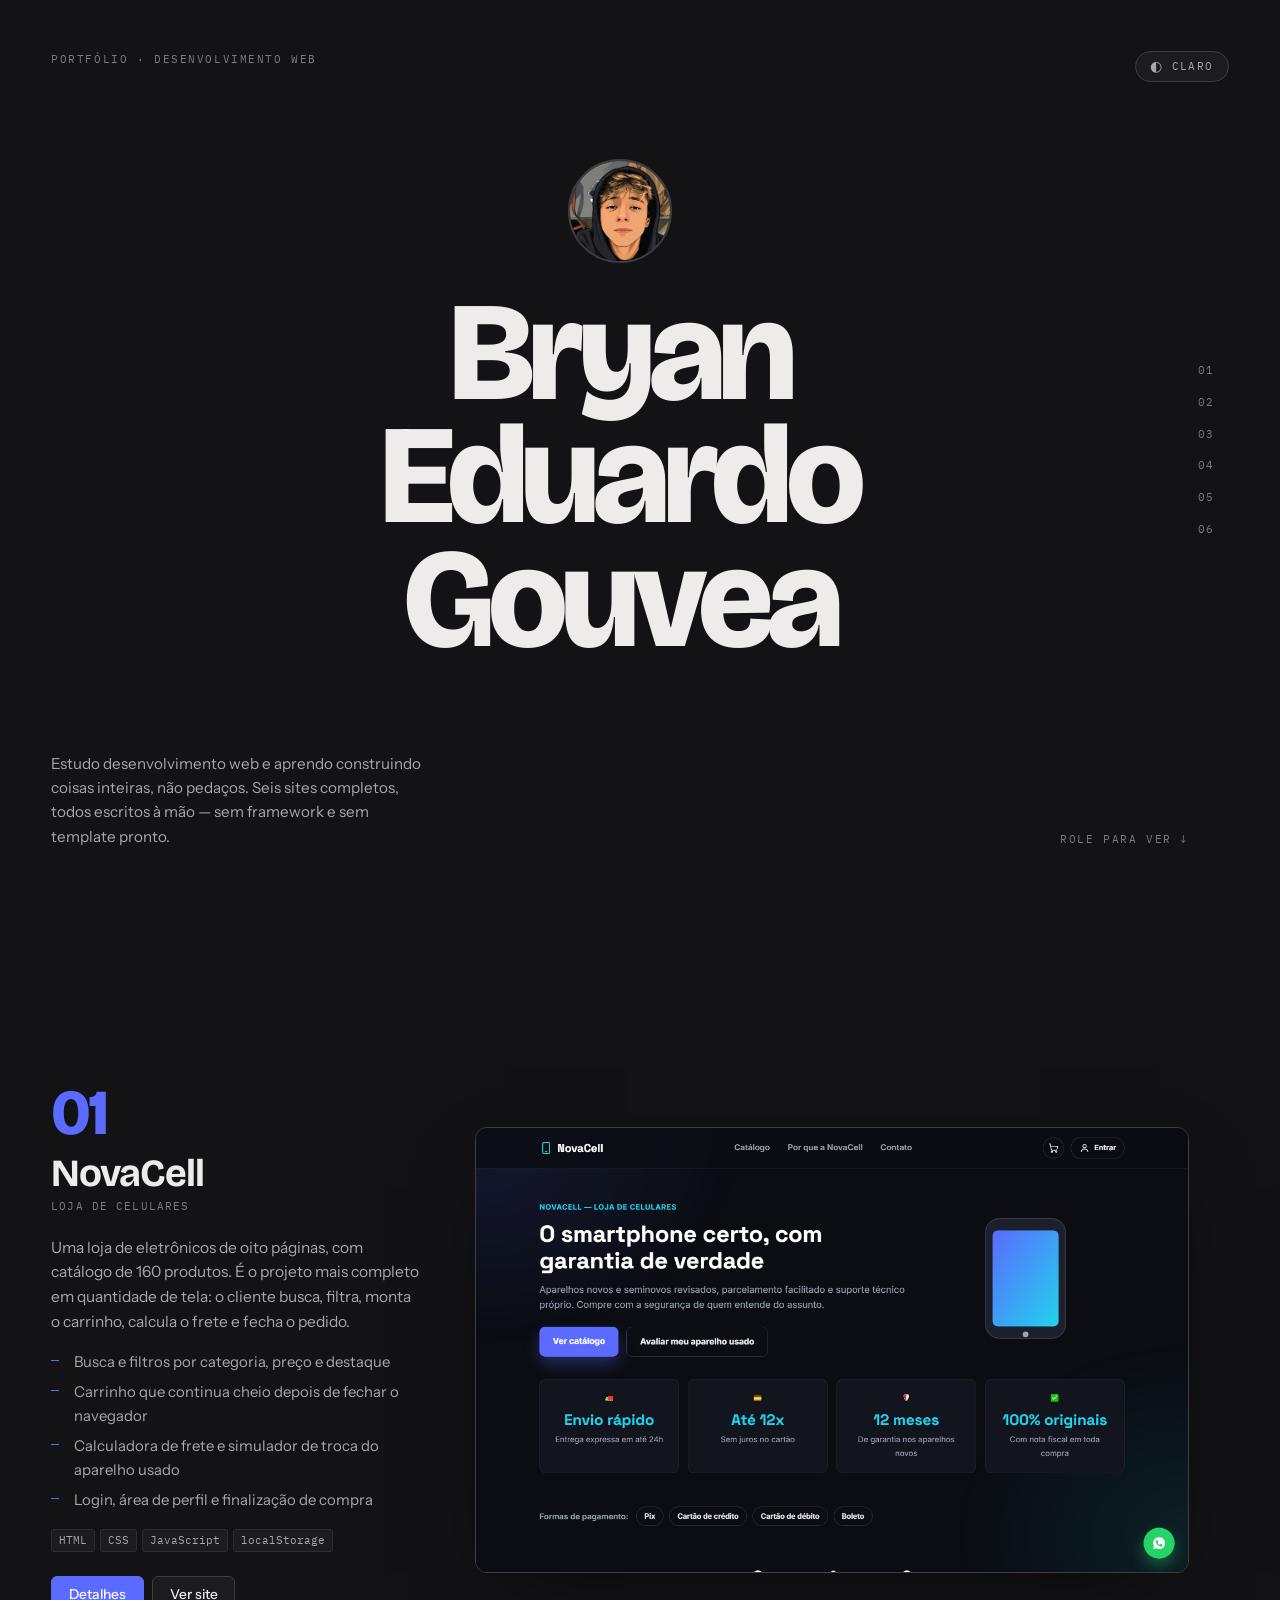
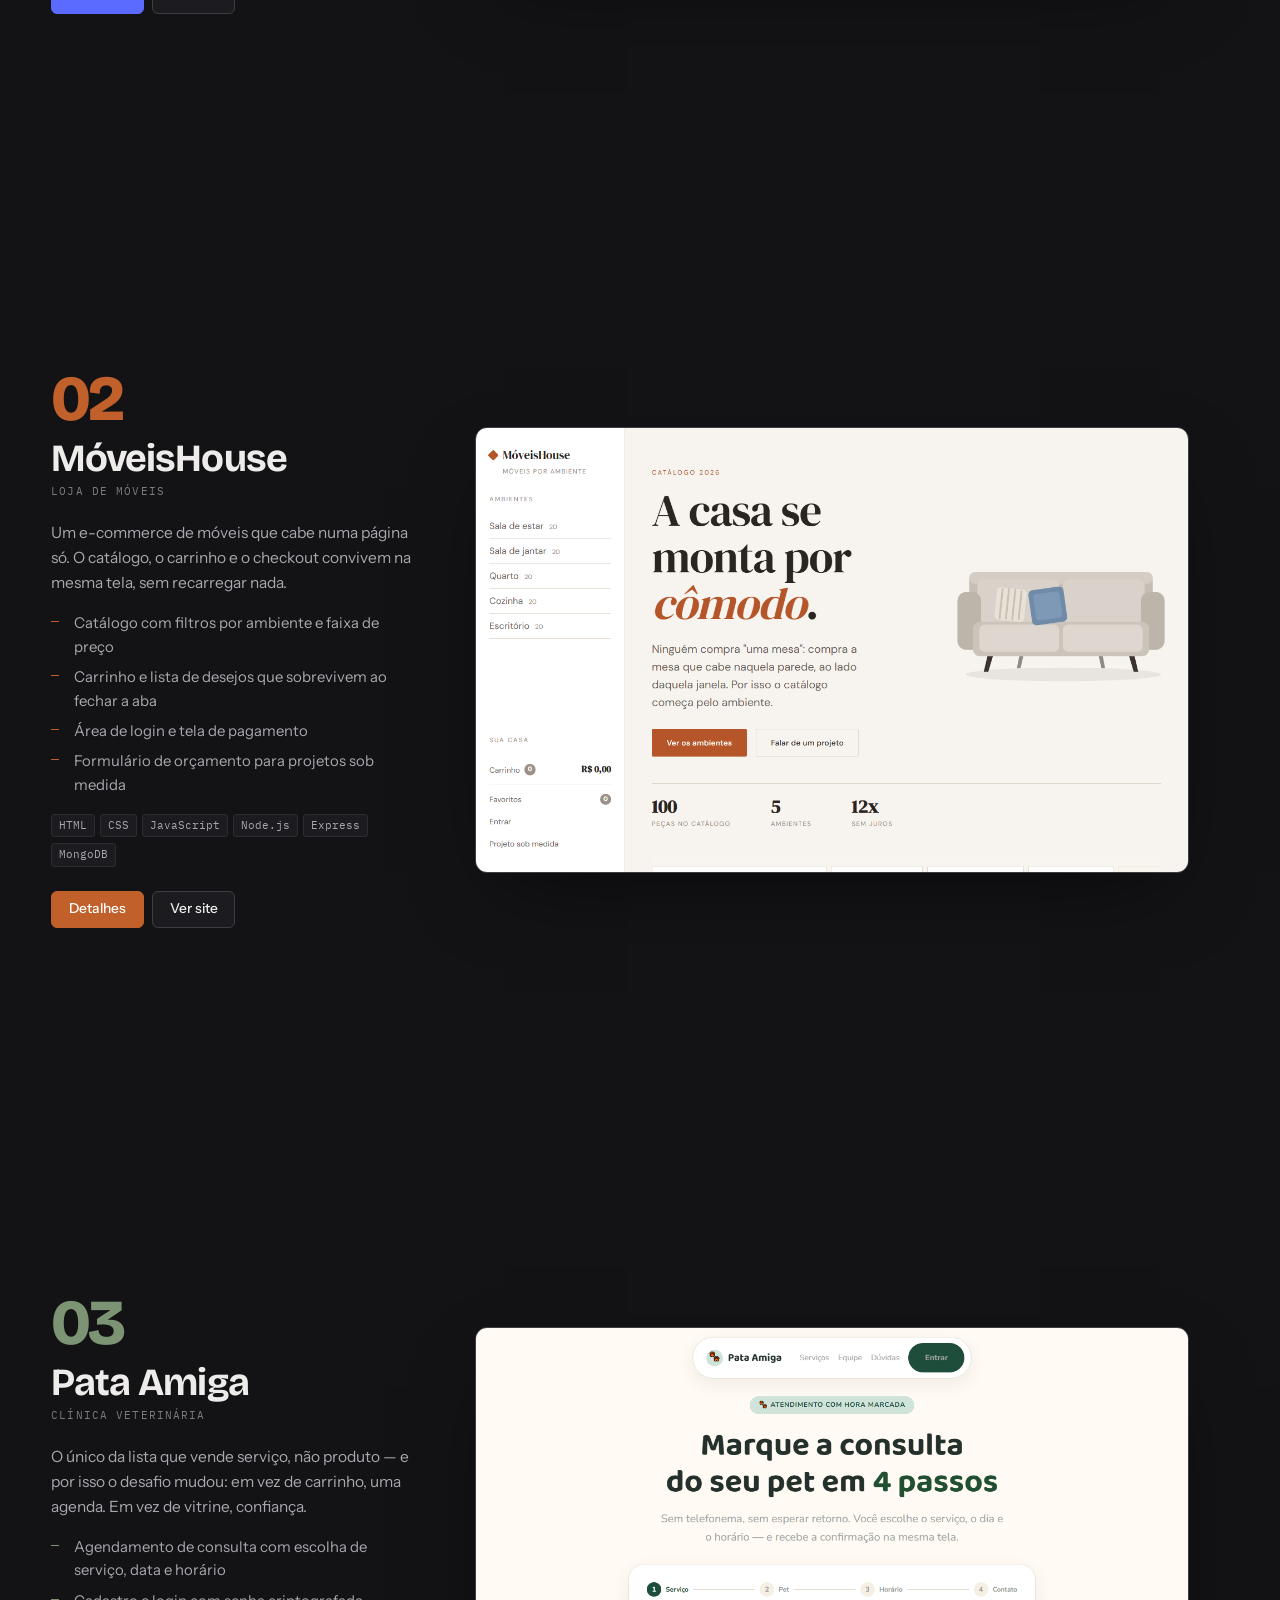
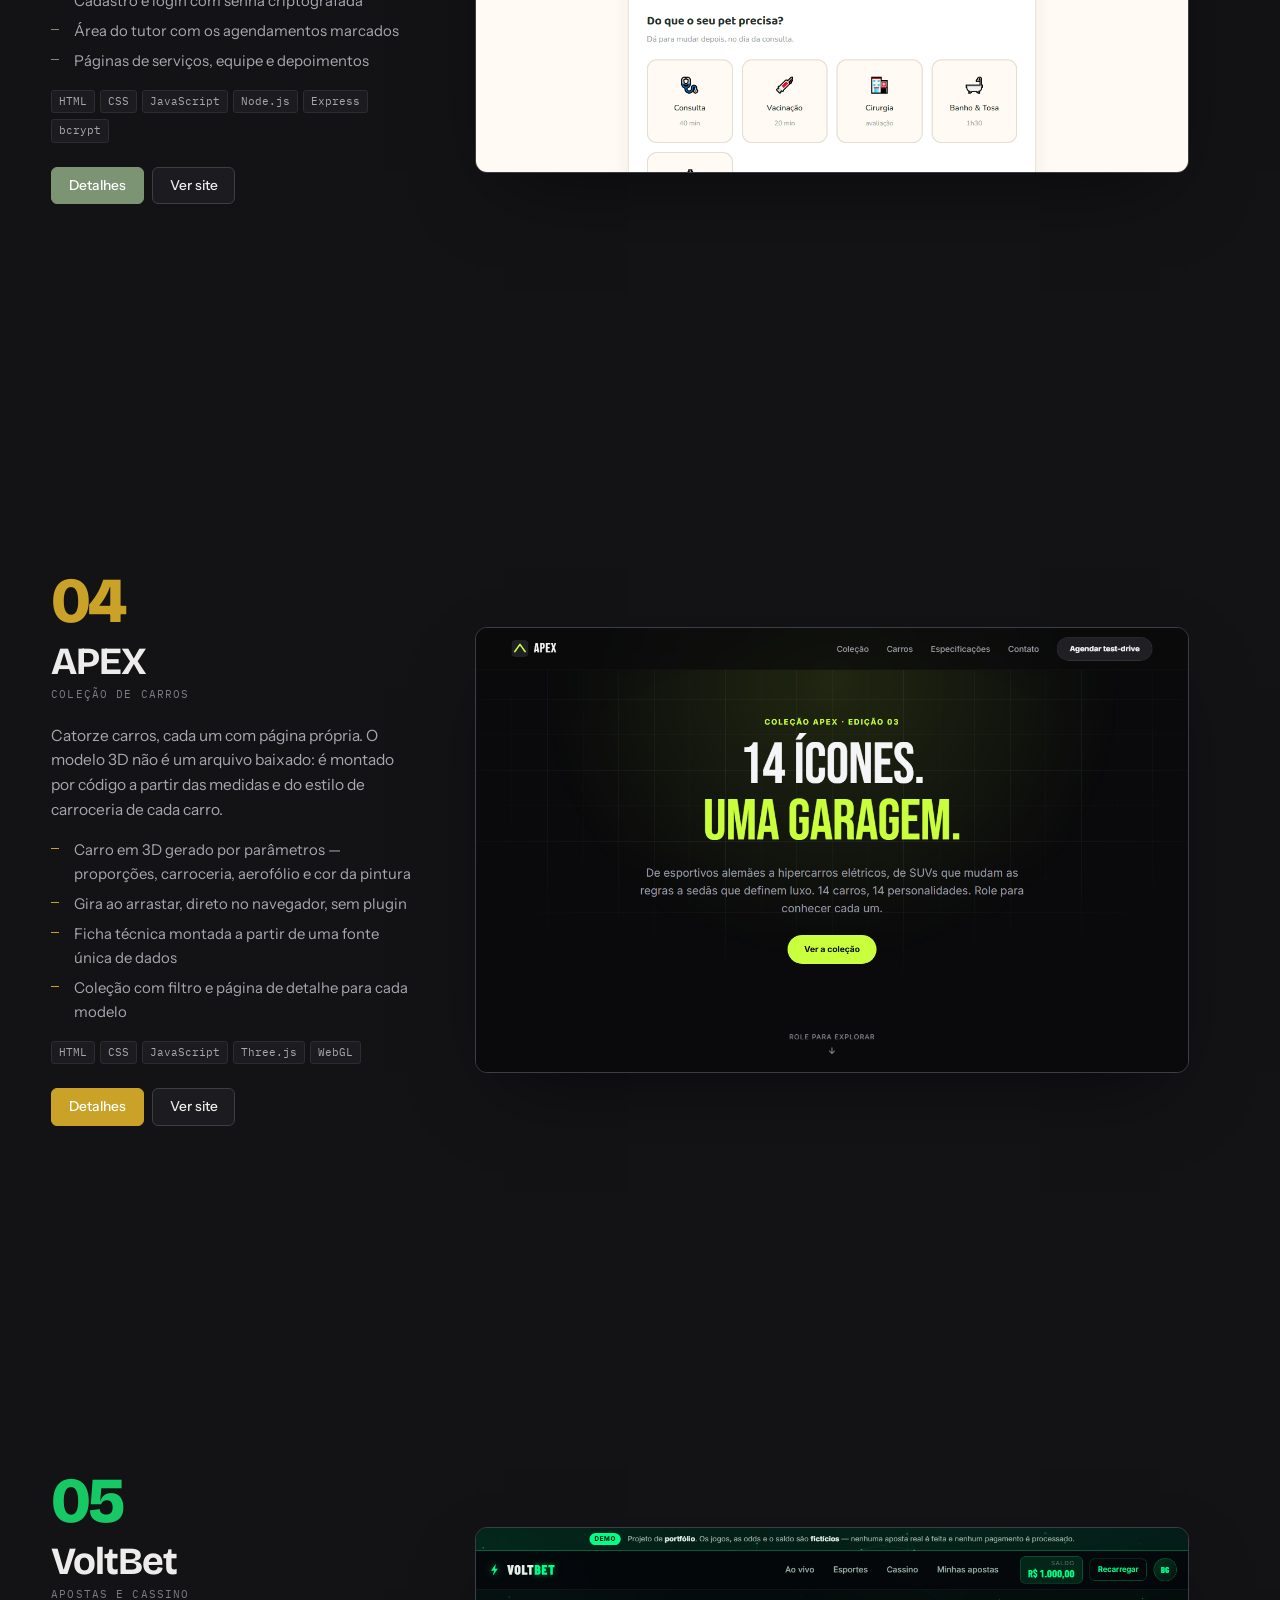
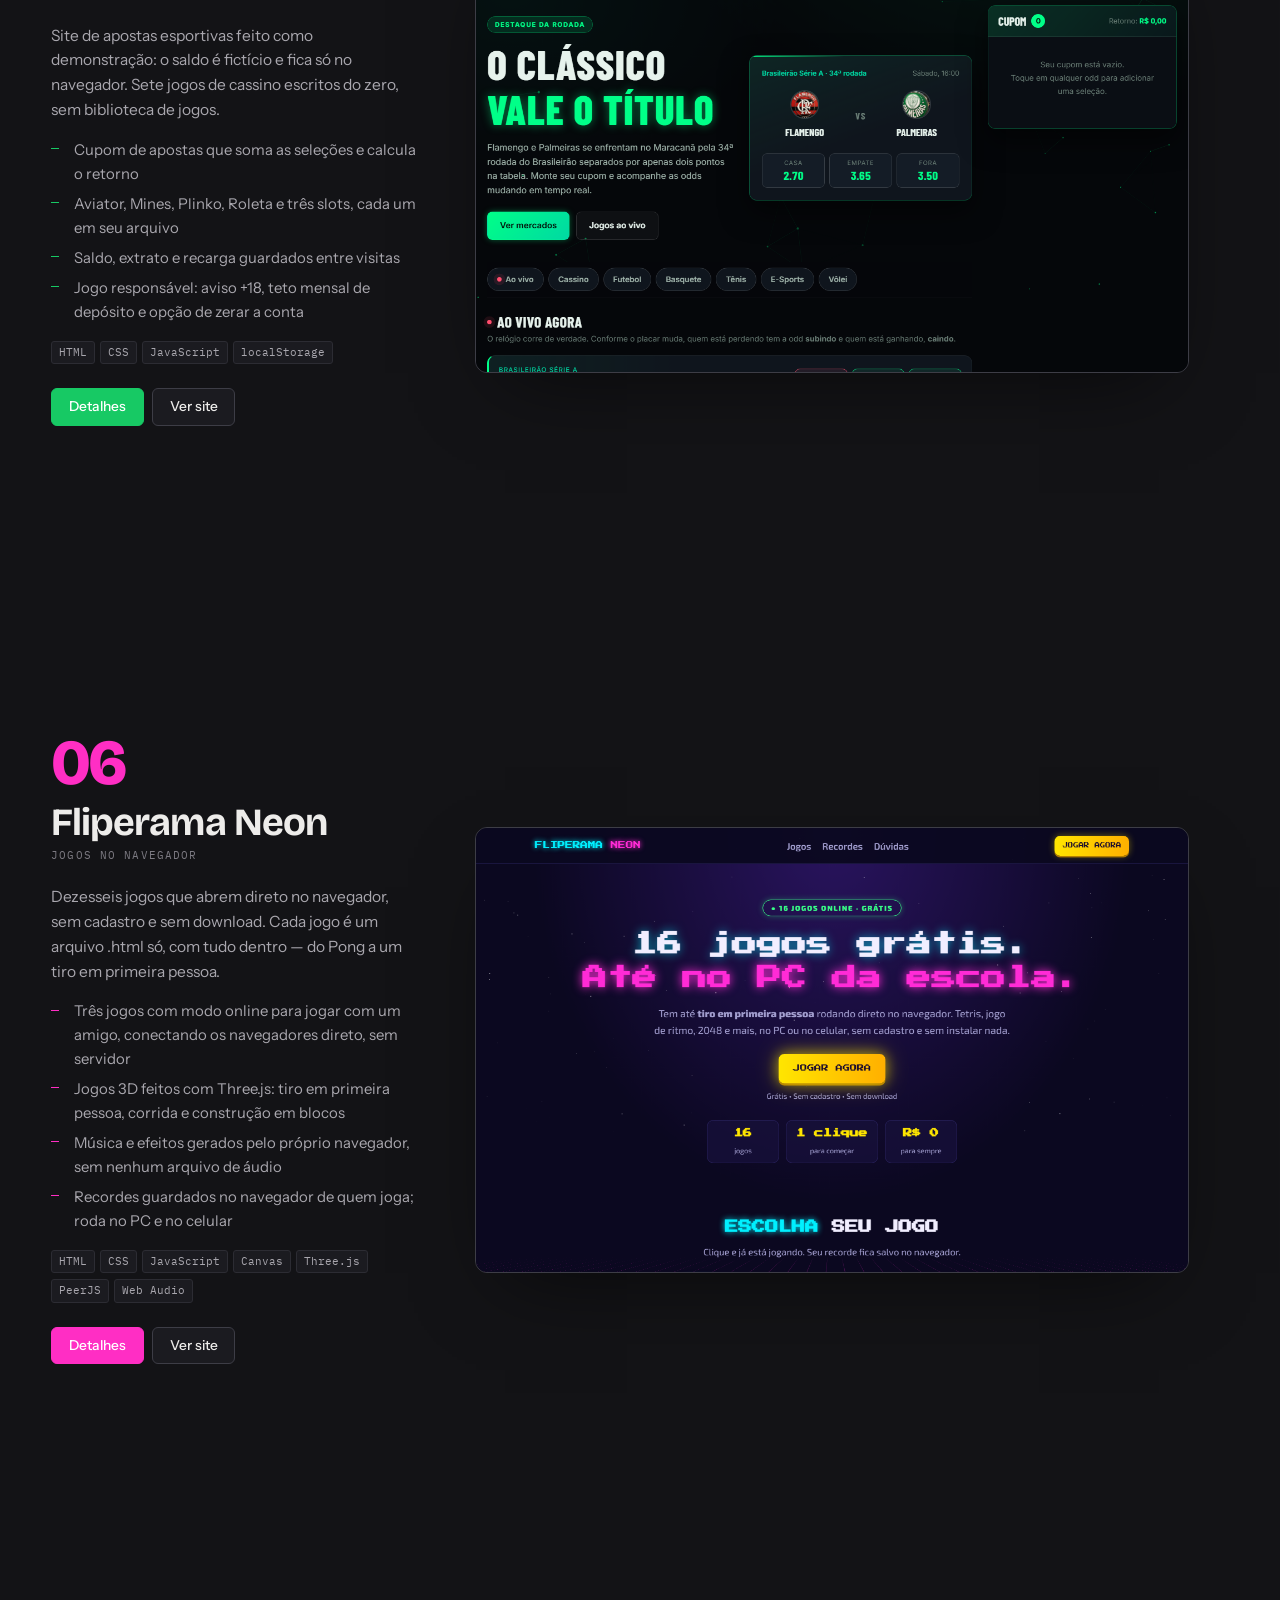
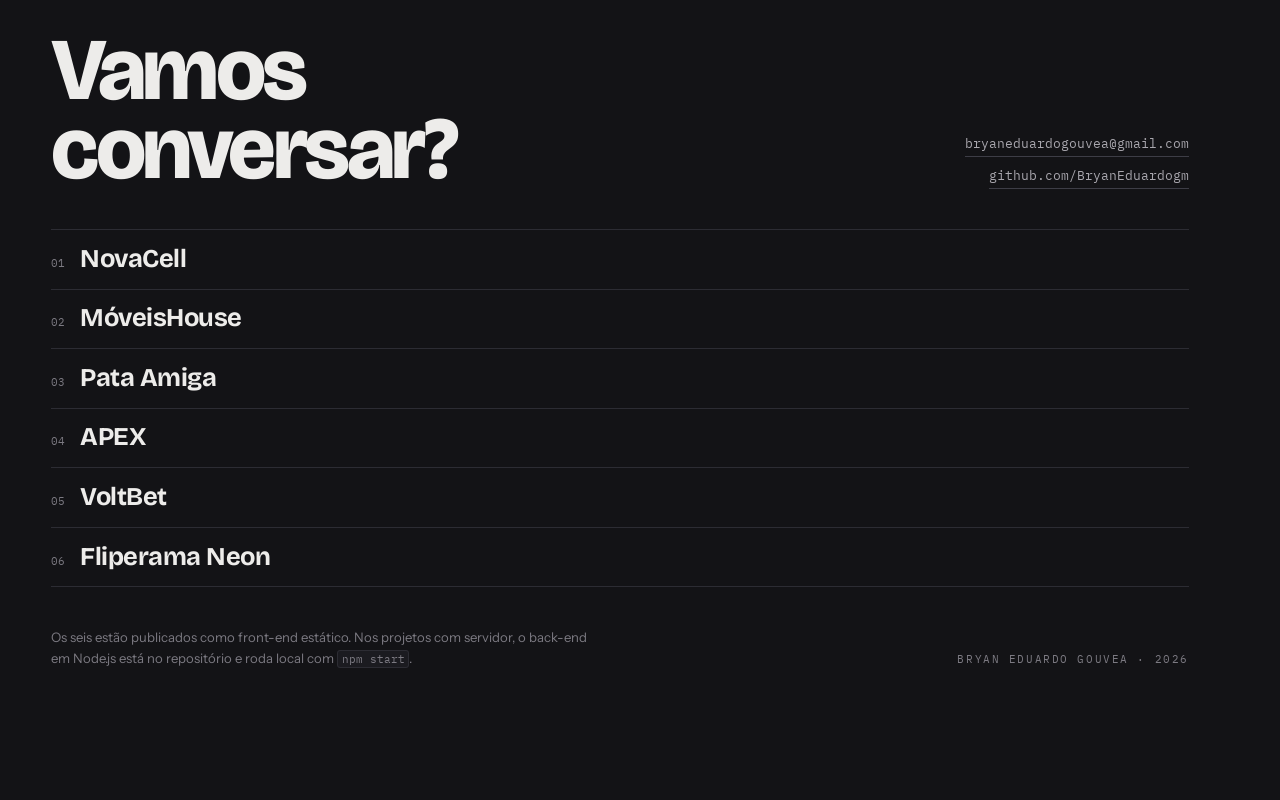
<file: index.html>
<!DOCTYPE html>
<html lang="pt-BR">
<head>
  <meta charset="UTF-8">
  <meta name="viewport" content="width=device-width, initial-scale=1.0">
  <title>Bryan Eduardo Gouvea — Desenvolvedor Front-end</title>
  <meta name="description" content="Portfólio de Bryan Eduardo Gouvea: seis sites completos feitos com HTML, CSS, JavaScript, Node.js e Three.js.">

  <link rel="preconnect" href="https://fonts.googleapis.com">
  <link rel="preconnect" href="https://fonts.gstatic.com" crossorigin>
  <link href="https://fonts.googleapis.com/css2?family=Bricolage+Grotesque:opsz,wght@12..96,500;12..96,700;12..96,800&family=IBM+Plex+Mono:wght@400;500&family=Instrument+Sans:wght@400;500;600&display=swap" rel="stylesheet">

  <link rel="stylesheet" href="styles.css">
  <link rel="icon" href="data:image/svg+xml,%3Csvg xmlns='http://www.w3.org/2000/svg' viewBox='0 0 100 100'%3E%3Ctext y='.9em' font-size='90'%3E%E2%9C%A6%3C/text%3E%3C/svg%3E">
</head>
<body>

  <a class="pular" href="#novacell">Pular para os projetos</a>

  <!-- Troca entre o tema escuro e o claro; a escolha fica salva no navegador -->
  <button type="button" class="troca-tema" id="trocaTema" aria-pressed="true">
    <span class="troca-tema-icone" id="trocaTemaIcone">◐</span>
    <span id="trocaTemaTexto">claro</span>
  </button>

  <!-- Trilha na borda direita: mostra em que projeto você está e serve de atalho -->
  <nav class="trilha" aria-label="Projetos">
    <ol>
      <li><a href="#novacell" style="--cor: #5b6bff" aria-label="NovaCell">01</a></li>
      <li><a href="#moveishouse" style="--cor: #C1602B" aria-label="MóveisHouse">02</a></li>
      <li><a href="#pata-amiga" style="--cor: #7C9473" aria-label="Pata Amiga">03</a></li>
      <li><a href="#apex" style="--cor: #C9A227" aria-label="APEX">04</a></li>
      <li><a href="#voltbet" style="--cor: #17C964" aria-label="VoltBet">05</a></li>
      <li><a href="#fliperama" style="--cor: #FF2EC4" aria-label="Fliperama Neon">06</a></li>
    </ol>
  </nav>

  <main>

    <!-- ==========================================================
         Abertura — nome no meio, uma informação em cada canto
         ========================================================== -->
    <section class="tela tela--abertura" id="topo" aria-labelledby="titulo-abertura">
      <p class="canto canto--ce etiqueta">Portfólio · Desenvolvimento web</p>

      <div class="meio">
        <img class="foto" src="img/perfil.png" alt="Bryan Eduardo Gouvea" width="939" height="1668">
        <h1 id="titulo-abertura">Bryan<br>Eduardo<br>Gouvea</h1>
      </div>

      <p class="canto canto--be apresentacao">
        Estudo desenvolvimento web e aprendo construindo coisas inteiras, não pedaços.
        Seis sites completos, todos escritos à mão — sem framework e sem template pronto.
      </p>

      <p class="canto canto--bd dica" aria-hidden="true">Role para ver <span>↓</span></p>
    </section>

    <!-- ==========================================================
         Um projeto por tela: texto à esquerda, print à direita
         ========================================================== -->

    <section class="tela tela--projeto" id="novacell" style="--cor: #5b6bff" aria-labelledby="t-novacell">
      <div class="coluna">
        <p class="num" aria-hidden="true">01</p>
        <h2 id="t-novacell">NovaCell</h2>
        <p class="tipo">Loja de celulares</p>

        <p class="resumo">Uma loja de eletrônicos de oito páginas, com catálogo de 160 produtos. É o projeto mais completo em quantidade de tela: o cliente busca, filtra, monta o carrinho, calcula o frete e fecha o pedido.</p>

        <ul class="itens">
          <li>Busca e filtros por categoria, preço e destaque</li>
          <li>Carrinho que continua cheio depois de fechar o navegador</li>
          <li>Calculadora de frete e simulador de troca do aparelho usado</li>
          <li>Login, área de perfil e finalização de compra</li>
        </ul>

        <ul class="tags"><li>HTML</li><li>CSS</li><li>JavaScript</li><li>localStorage</li></ul>

        <div class="acoes">
          <button type="button" class="btn btn-forte" data-abre="novacell">Detalhes</button>
          <a class="btn" href="https://novacel.netlify.app">Ver site</a>
        </div>
      </div>

      <a class="quadro" href="https://novacel.netlify.app" aria-label="Abrir o site da NovaCell">
        <img src="img/novacell.png" width="1280" height="800" loading="eager" decoding="async" alt="Página inicial da NovaCell, em tema escuro, com a chamada &quot;O smartphone certo, com garantia de verdade&quot;.">
      </a>
    </section>

    <section class="tela tela--projeto" id="moveishouse" style="--cor: #C1602B" aria-labelledby="t-moveishouse">
      <div class="coluna">
        <p class="num" aria-hidden="true">02</p>
        <h2 id="t-moveishouse">MóveisHouse</h2>
        <p class="tipo">Loja de móveis</p>

        <p class="resumo">Um e-commerce de móveis que cabe numa página só. O catálogo, o carrinho e o checkout convivem na mesma tela, sem recarregar nada.</p>

        <ul class="itens">
          <li>Catálogo com filtros por ambiente e faixa de preço</li>
          <li>Carrinho e lista de desejos que sobrevivem ao fechar a aba</li>
          <li>Área de login e tela de pagamento</li>
          <li>Formulário de orçamento para projetos sob medida</li>
        </ul>

        <ul class="tags"><li>HTML</li><li>CSS</li><li>JavaScript</li><li>Node.js</li><li>Express</li><li>MongoDB</li></ul>

        <div class="acoes">
          <button type="button" class="btn btn-forte" data-abre="moveishouse">Detalhes</button>
          <a class="btn" href="https://moveishouse.netlify.app">Ver site</a>
        </div>
      </div>

      <a class="quadro" href="https://moveishouse.netlify.app" aria-label="Abrir o site da MóveisHouse">
        <img src="img/moveishouse.png" width="1280" height="800" loading="lazy" decoding="async" alt="Página inicial da MóveisHouse, em tons claros, com menu de ambientes na lateral.">
      </a>
    </section>

    <section class="tela tela--projeto" id="pata-amiga" style="--cor: #7C9473" aria-labelledby="t-pata-amiga">
      <div class="coluna">
        <p class="num" aria-hidden="true">03</p>
        <h2 id="t-pata-amiga">Pata Amiga</h2>
        <p class="tipo">Clínica veterinária</p>

        <p class="resumo">O único da lista que vende serviço, não produto — e por isso o desafio mudou: em vez de carrinho, uma agenda. Em vez de vitrine, confiança.</p>

        <ul class="itens">
          <li>Agendamento de consulta com escolha de serviço, data e horário</li>
          <li>Cadastro e login com senha criptografada</li>
          <li>Área do tutor com os agendamentos marcados</li>
          <li>Páginas de serviços, equipe e depoimentos</li>
        </ul>

        <ul class="tags"><li>HTML</li><li>CSS</li><li>JavaScript</li><li>Node.js</li><li>Express</li><li>bcrypt</li></ul>

        <div class="acoes">
          <button type="button" class="btn btn-forte" data-abre="pata-amiga">Detalhes</button>
          <a class="btn" href="https://pata-amigas.netlify.app">Ver site</a>
        </div>
      </div>

      <a class="quadro" href="https://pata-amigas.netlify.app" aria-label="Abrir o site da Pata Amiga">
        <img src="img/pata-amiga.png" width="1280" height="800" loading="lazy" decoding="async" alt="Página inicial da Pata Amiga, em bege e verde, com o agendamento de consulta em 4 passos.">
      </a>
    </section>

    <section class="tela tela--projeto" id="apex" style="--cor: #C9A227" aria-labelledby="t-apex">
      <div class="coluna">
        <p class="num" aria-hidden="true">04</p>
        <h2 id="t-apex">APEX</h2>
        <p class="tipo">Coleção de carros</p>

        <p class="resumo">Catorze carros, cada um com página própria. O modelo 3D não é um arquivo baixado: é montado por código a partir das medidas e do estilo de carroceria de cada carro.</p>

        <ul class="itens">
          <li>Carro em 3D gerado por parâmetros — proporções, carroceria, aerofólio e cor da pintura</li>
          <li>Gira ao arrastar, direto no navegador, sem plugin</li>
          <li>Ficha técnica montada a partir de uma fonte única de dados</li>
          <li>Coleção com filtro e página de detalhe para cada modelo</li>
        </ul>

        <ul class="tags"><li>HTML</li><li>CSS</li><li>JavaScript</li><li>Three.js</li><li>WebGL</li></ul>

        <div class="acoes">
          <button type="button" class="btn btn-forte" data-abre="apex">Detalhes</button>
          <a class="btn" href="https://apex333.netlify.app">Ver site</a>
        </div>
      </div>

      <a class="quadro" href="https://apex333.netlify.app" aria-label="Abrir o site da APEX">
        <img src="img/apex.png" width="1280" height="800" loading="lazy" decoding="async" alt="Página inicial do APEX, em preto com verde-limão, anunciando &quot;14 ícones. Uma garagem.&quot;">
      </a>
    </section>

    <section class="tela tela--projeto" id="voltbet" style="--cor: #17C964" aria-labelledby="t-voltbet">
      <div class="coluna">
        <p class="num" aria-hidden="true">05</p>
        <h2 id="t-voltbet">VoltBet</h2>
        <p class="tipo">Apostas e cassino</p>

        <p class="resumo">Site de apostas esportivas feito como demonstração: o saldo é fictício e fica só no navegador. Sete jogos de cassino escritos do zero, sem biblioteca de jogos.</p>

        <ul class="itens">
          <li>Cupom de apostas que soma as seleções e calcula o retorno</li>
          <li>Aviator, Mines, Plinko, Roleta e três slots, cada um em seu arquivo</li>
          <li>Saldo, extrato e recarga guardados entre visitas</li>
          <li>Jogo responsável: aviso +18, teto mensal de depósito e opção de zerar a conta</li>
        </ul>

        <ul class="tags"><li>HTML</li><li>CSS</li><li>JavaScript</li><li>localStorage</li></ul>

        <div class="acoes">
          <button type="button" class="btn btn-forte" data-abre="voltbet">Detalhes</button>
          <a class="btn" href="https://voltbet3.netlify.app">Ver site</a>
        </div>
      </div>

      <a class="quadro" href="https://voltbet3.netlify.app" aria-label="Abrir o site da VoltBet">
        <img src="img/voltbet.png" width="1280" height="800" loading="lazy" decoding="async" alt="Página inicial do VoltBet, em preto com verde neon, com o jogo em destaque e o cupom de apostas.">
      </a>
    </section>

    <section class="tela tela--projeto" id="fliperama" style="--cor: #FF2EC4" aria-labelledby="t-fliperama">
      <div class="coluna">
        <p class="num" aria-hidden="true">06</p>
        <h2 id="t-fliperama">Fliperama Neon</h2>
        <p class="tipo">Jogos no navegador</p>

        <p class="resumo">Dezesseis jogos que abrem direto no navegador, sem cadastro e sem download. Cada jogo é um arquivo .html só, com tudo dentro — do Pong a um tiro em primeira pessoa.</p>

        <ul class="itens">
          <li>Três jogos com modo online para jogar com um amigo, conectando os navegadores direto, sem servidor</li>
          <li>Jogos 3D feitos com Three.js: tiro em primeira pessoa, corrida e construção em blocos</li>
          <li>Música e efeitos gerados pelo próprio navegador, sem nenhum arquivo de áudio</li>
          <li>Recordes guardados no navegador de quem joga; roda no PC e no celular</li>
        </ul>

        <ul class="tags"><li>HTML</li><li>CSS</li><li>JavaScript</li><li>Canvas</li><li>Three.js</li><li>PeerJS</li><li>Web Audio</li></ul>

        <div class="acoes">
          <button type="button" class="btn btn-forte" data-abre="fliperama">Detalhes</button>
          <a class="btn" href="https://fliperama-neon.netlify.app">Ver site</a>
        </div>
      </div>

      <a class="quadro" href="https://fliperama-neon.netlify.app" aria-label="Abrir o site da Fliperama Neon">
        <img src="img/fliperama.png" width="1280" height="800" loading="lazy" decoding="async" alt="Página inicial do Fliperama Neon, roxo com letras em neon rosa e ciano, anunciando &quot;16 jogos grátis. Até no PC da escola.&quot;">
      </a>
    </section>

    <!-- ==========================================================
         Fechamento — contato e o índice dos projetos
         ========================================================== -->
    <section class="tela tela--fim" id="contato" aria-labelledby="titulo-fim">
      <div class="fim-topo">
        <h2 id="titulo-fim">Vamos<br>conversar?</h2>
        <div class="fim-links">
          <a class="contato-link" href="mailto:bryaneduardogouvea@gmail.com">bryaneduardogouvea@gmail.com</a>
          <a class="contato-link" href="https://github.com/BryanEduardogm">github.com/BryanEduardogm</a>
        </div>
      </div>

      <ol class="indice">
        <li><a href="#novacell" style="--cor: #5b6bff"><span>01</span>NovaCell</a></li>
        <li><a href="#moveishouse" style="--cor: #C1602B"><span>02</span>MóveisHouse</a></li>
        <li><a href="#pata-amiga" style="--cor: #7C9473"><span>03</span>Pata Amiga</a></li>
        <li><a href="#apex" style="--cor: #C9A227"><span>04</span>APEX</a></li>
        <li><a href="#voltbet" style="--cor: #17C964"><span>05</span>VoltBet</a></li>
        <li><a href="#fliperama" style="--cor: #FF2EC4"><span>06</span>Fliperama Neon</a></li>
      </ol>

      <div class="fim-pe">
        <p class="nota">
          Os seis estão publicados como front-end estático. Nos projetos com servidor,
          o back-end em Node.js está no repositório e roda local com <code>npm start</code>.
        </p>
        <p class="etiqueta">Bryan Eduardo Gouvea · 2026</p>
      </div>
    </section>

  </main>

  <!-- Detalhe de cada projeto, aberto pelo botão "Detalhes" -->

  <dialog class="detalhe" id="detalhe-novacell" style="--cor: #5b6bff" aria-labelledby="dt-novacell">
    <form method="dialog"><button class="fechar" aria-label="Fechar">×</button></form>
    <img class="detalhe-capa" src="img/novacell.png" alt="" width="1280" height="800" loading="lazy">
    <div class="detalhe-corpo">
      <p class="tipo">01 · Loja de celulares</p>
      <h2 id="dt-novacell">NovaCell</h2>
      <p class="resumo">Uma loja de eletrônicos de oito páginas, com catálogo de 160 produtos. É o projeto mais completo em quantidade de tela: o cliente busca, filtra, monta o carrinho, calcula o frete e fecha o pedido.</p>
      <ul class="itens">
        <li>Busca e filtros por categoria, preço e destaque</li>
        <li>Carrinho que continua cheio depois de fechar o navegador</li>
        <li>Calculadora de frete e simulador de troca do aparelho usado</li>
        <li>Login, área de perfil e finalização de compra</li>
      </ul>
      <ul class="tags"><li>HTML</li><li>CSS</li><li>JavaScript</li><li>localStorage</li></ul>
      <div class="acoes">
        <a class="btn btn-forte" href="https://novacel.netlify.app">Ver site</a>
        <a class="btn" href="https://github.com/BryanEduardogm/novacell">Ver código</a>
      </div>
    </div>
  </dialog>

  <dialog class="detalhe" id="detalhe-moveishouse" style="--cor: #C1602B" aria-labelledby="dt-moveishouse">
    <form method="dialog"><button class="fechar" aria-label="Fechar">×</button></form>
    <img class="detalhe-capa" src="img/moveishouse.png" alt="" width="1280" height="800" loading="lazy">
    <div class="detalhe-corpo">
      <p class="tipo">02 · Loja de móveis</p>
      <h2 id="dt-moveishouse">MóveisHouse</h2>
      <p class="resumo">Um e-commerce de móveis que cabe numa página só. O catálogo, o carrinho e o checkout convivem na mesma tela, sem recarregar nada.</p>
      <ul class="itens">
        <li>Catálogo com filtros por ambiente e faixa de preço</li>
        <li>Carrinho e lista de desejos que sobrevivem ao fechar a aba</li>
        <li>Área de login e tela de pagamento</li>
        <li>Formulário de orçamento para projetos sob medida</li>
      </ul>
      <ul class="tags"><li>HTML</li><li>CSS</li><li>JavaScript</li><li>Node.js</li><li>Express</li><li>MongoDB</li></ul>
      <div class="acoes">
        <a class="btn btn-forte" href="https://moveishouse.netlify.app">Ver site</a>
        <a class="btn" href="https://github.com/BryanEduardogm/moveishouse">Ver código</a>
      </div>
    </div>
  </dialog>

  <dialog class="detalhe" id="detalhe-pata-amiga" style="--cor: #7C9473" aria-labelledby="dt-pata-amiga">
    <form method="dialog"><button class="fechar" aria-label="Fechar">×</button></form>
    <img class="detalhe-capa" src="img/pata-amiga.png" alt="" width="1280" height="800" loading="lazy">
    <div class="detalhe-corpo">
      <p class="tipo">03 · Clínica veterinária</p>
      <h2 id="dt-pata-amiga">Pata Amiga</h2>
      <p class="resumo">O único da lista que vende serviço, não produto — e por isso o desafio mudou: em vez de carrinho, uma agenda. Em vez de vitrine, confiança.</p>
      <ul class="itens">
        <li>Agendamento de consulta com escolha de serviço, data e horário</li>
        <li>Cadastro e login com senha criptografada</li>
        <li>Área do tutor com os agendamentos marcados</li>
        <li>Páginas de serviços, equipe e depoimentos</li>
      </ul>
      <ul class="tags"><li>HTML</li><li>CSS</li><li>JavaScript</li><li>Node.js</li><li>Express</li><li>bcrypt</li></ul>
      <div class="acoes">
        <a class="btn btn-forte" href="https://pata-amigas.netlify.app">Ver site</a>
        <a class="btn" href="https://github.com/BryanEduardogm/pata-amiga">Ver código</a>
      </div>
    </div>
  </dialog>

  <dialog class="detalhe" id="detalhe-apex" style="--cor: #C9A227" aria-labelledby="dt-apex">
    <form method="dialog"><button class="fechar" aria-label="Fechar">×</button></form>
    <img class="detalhe-capa" src="img/apex.png" alt="" width="1280" height="800" loading="lazy">
    <div class="detalhe-corpo">
      <p class="tipo">04 · Coleção de carros</p>
      <h2 id="dt-apex">APEX</h2>
      <p class="resumo">Catorze carros, cada um com página própria. O modelo 3D não é um arquivo baixado: é montado por código a partir das medidas e do estilo de carroceria de cada carro.</p>
      <ul class="itens">
        <li>Carro em 3D gerado por parâmetros — proporções, carroceria, aerofólio e cor da pintura</li>
        <li>Gira ao arrastar, direto no navegador, sem plugin</li>
        <li>Ficha técnica montada a partir de uma fonte única de dados</li>
        <li>Coleção com filtro e página de detalhe para cada modelo</li>
      </ul>
      <ul class="tags"><li>HTML</li><li>CSS</li><li>JavaScript</li><li>Three.js</li><li>WebGL</li></ul>
      <div class="acoes">
        <a class="btn btn-forte" href="https://apex333.netlify.app">Ver site</a>
        <a class="btn" href="https://github.com/BryanEduardogm/apex">Ver código</a>
      </div>
    </div>
  </dialog>

  <dialog class="detalhe" id="detalhe-voltbet" style="--cor: #17C964" aria-labelledby="dt-voltbet">
    <form method="dialog"><button class="fechar" aria-label="Fechar">×</button></form>
    <img class="detalhe-capa" src="img/voltbet.png" alt="" width="1280" height="800" loading="lazy">
    <div class="detalhe-corpo">
      <p class="tipo">05 · Apostas e cassino</p>
      <h2 id="dt-voltbet">VoltBet</h2>
      <p class="resumo">Site de apostas esportivas feito como demonstração: o saldo é fictício e fica só no navegador. Sete jogos de cassino escritos do zero, sem biblioteca de jogos.</p>
      <ul class="itens">
        <li>Cupom de apostas que soma as seleções e calcula o retorno</li>
        <li>Aviator, Mines, Plinko, Roleta e três slots, cada um em seu arquivo</li>
        <li>Saldo, extrato e recarga guardados entre visitas</li>
        <li>Jogo responsável: aviso +18, teto mensal de depósito e opção de zerar a conta</li>
      </ul>
      <ul class="tags"><li>HTML</li><li>CSS</li><li>JavaScript</li><li>localStorage</li></ul>
      <div class="acoes">
        <a class="btn btn-forte" href="https://voltbet3.netlify.app">Ver site</a>
        <a class="btn" href="https://github.com/BryanEduardogm/voltbet">Ver código</a>
      </div>
    </div>
  </dialog>

  <dialog class="detalhe" id="detalhe-fliperama" style="--cor: #FF2EC4" aria-labelledby="dt-fliperama">
    <form method="dialog"><button class="fechar" aria-label="Fechar">×</button></form>
    <img class="detalhe-capa" src="img/fliperama.png" alt="" width="1280" height="800" loading="lazy">
    <div class="detalhe-corpo">
      <p class="tipo">06 · Jogos no navegador</p>
      <h2 id="dt-fliperama">Fliperama Neon</h2>
      <p class="resumo">Dezesseis jogos que abrem direto no navegador, sem cadastro e sem download. Cada jogo é um arquivo .html só, com tudo dentro — do Pong a um tiro em primeira pessoa.</p>
      <ul class="itens">
        <li>Três jogos com modo online para jogar com um amigo, conectando os navegadores direto, sem servidor</li>
        <li>Jogos 3D feitos com Three.js: tiro em primeira pessoa, corrida e construção em blocos</li>
        <li>Música e efeitos gerados pelo próprio navegador, sem nenhum arquivo de áudio</li>
        <li>Recordes guardados no navegador de quem joga; roda no PC e no celular</li>
      </ul>
      <ul class="tags"><li>HTML</li><li>CSS</li><li>JavaScript</li><li>Canvas</li><li>Three.js</li><li>PeerJS</li><li>Web Audio</li></ul>
      <div class="acoes">
        <a class="btn btn-forte" href="https://fliperama-neon.netlify.app">Ver site</a>
        <a class="btn" href="https://github.com/BryanEduardogm/fliperama-neon">Ver código</a>
      </div>
    </div>
  </dialog>

  <script src="script.js"></script>

</body>
</html>
</file>
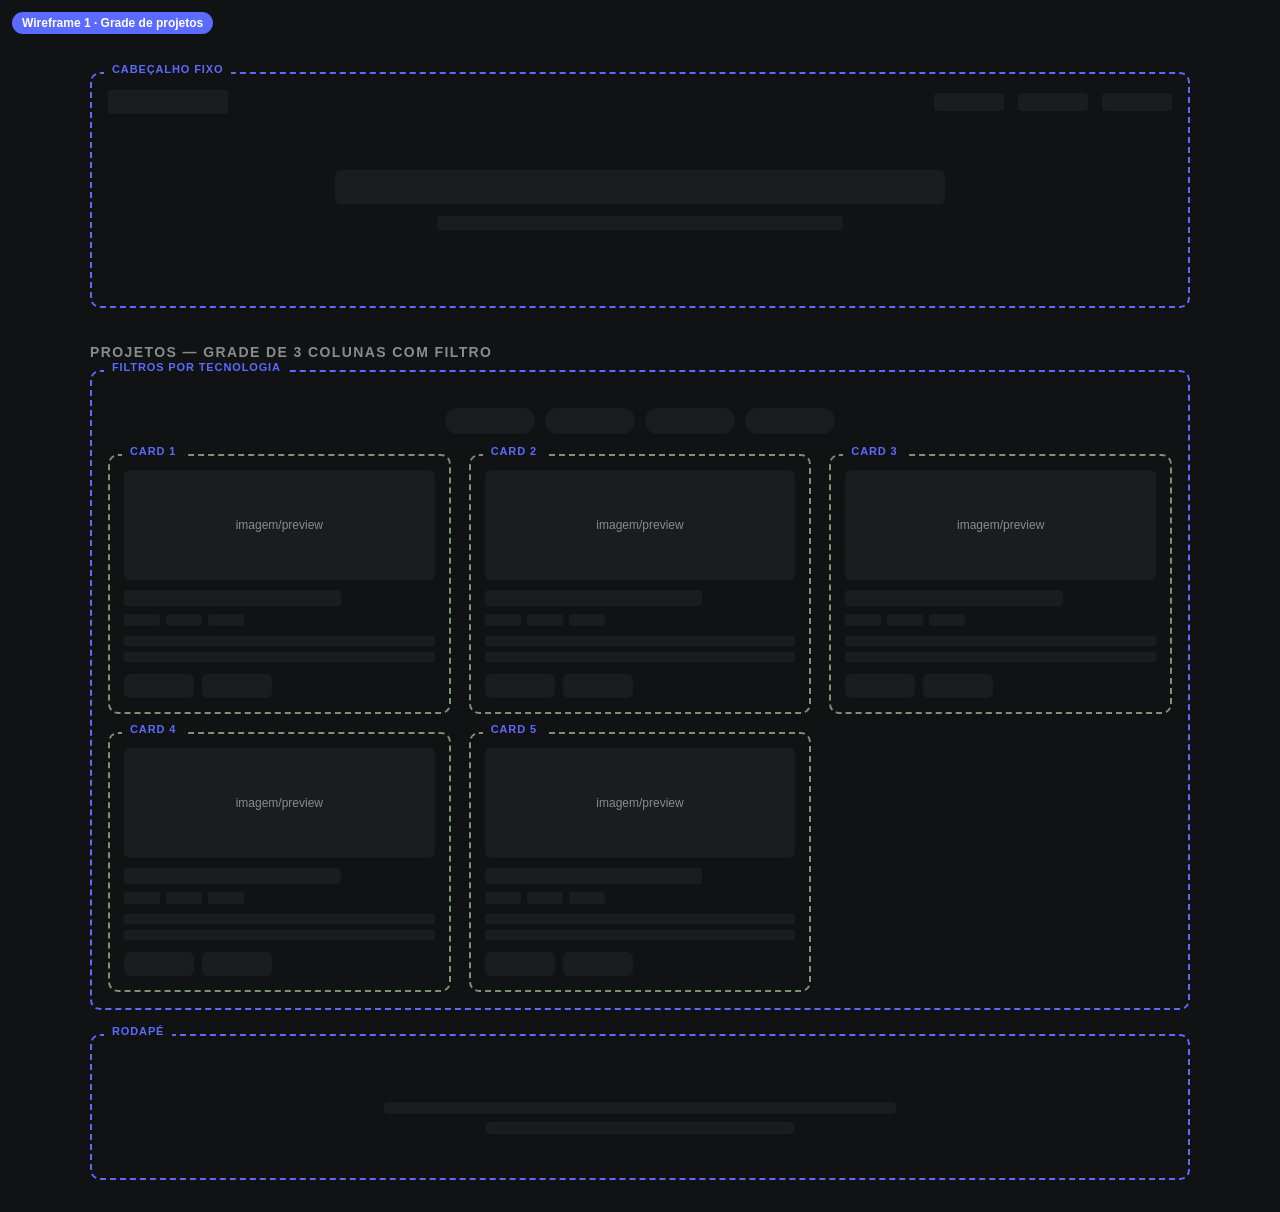
<file: wireframes/wireframe-1-grid.html>
<!DOCTYPE html>
<html lang="pt-BR">
<head>
<meta charset="UTF-8">
<title>Wireframe 1 — Grade de projetos</title>
<style>
  :root{
    --bg:#111214; --panel:#1b1c1f; --line:#5b6bff; --line2:#7C9473; --text:#e8e8ea; --muted:#8a8a90;
  }
  *{box-sizing:border-box}
  body{margin:0;background:var(--bg);color:var(--text);font-family:"Segoe UI",Arial,sans-serif;padding:32px}
  .tag{position:fixed;top:12px;left:12px;background:#5b6bff;color:#fff;font-size:12px;padding:4px 10px;border-radius:999px;font-weight:600;z-index:10}
  .wrap{max-width:1100px;margin:40px auto 0}
  .box{border:2px dashed var(--line);border-radius:10px;padding:16px;position:relative}
  .lbl{position:absolute;top:-11px;left:12px;background:var(--bg);padding:0 8px;font-size:11px;letter-spacing:.08em;text-transform:uppercase;color:var(--line);font-weight:700}
  .topbar{display:flex;justify-content:space-between;align-items:center;margin-bottom:20px}
  .logo{width:120px;height:24px;background:var(--panel);border-radius:4px}
  .nav{display:flex;gap:14px}
  .navitem{width:70px;height:18px;background:var(--panel);border-radius:4px}
  .hero{margin-bottom:24px;padding:36px 24px;text-align:center}
  .htitle{width:60%;height:34px;background:var(--panel);margin:0 auto 12px;border-radius:6px}
  .hsub{width:40%;height:14px;background:var(--panel);margin:0 auto;border-radius:4px}
  .filters{display:flex;gap:10px;justify-content:center;margin:20px 0}
  .chip{width:90px;height:26px;background:var(--panel);border-radius:999px}
  .grid{display:grid;grid-template-columns:repeat(3,1fr);gap:18px;margin-top:10px}
  .card{border:2px dashed var(--line2);border-radius:10px;padding:14px;position:relative}
  .thumb{width:100%;height:110px;background:var(--panel);border-radius:6px;margin-bottom:10px;display:flex;align-items:center;justify-content:center;color:var(--muted);font-size:12px}
  .ctitle{width:70%;height:16px;background:var(--panel);border-radius:4px;margin-bottom:8px}
  .ctags{display:flex;gap:6px;margin-bottom:10px}
  .ctag{width:36px;height:12px;background:var(--panel);border-radius:3px}
  .cline{width:100%;height:10px;background:var(--panel);border-radius:3px;margin-bottom:6px}
  .cline:last-of-type{width:70%}
  .cta{display:flex;gap:8px;margin-top:12px}
  .btn{width:70px;height:24px;background:var(--panel);border-radius:6px}
  .footer{margin-top:30px;padding:20px;text-align:center}
  .fline{width:50%;height:12px;background:var(--panel);margin:0 auto 8px;border-radius:4px}
  h2{font-size:14px;color:var(--muted);text-transform:uppercase;letter-spacing:.1em;margin:36px 0 10px}
</style>
</head>
<body>
  <span class="tag">Wireframe 1 · Grade de projetos</span>
  <div class="wrap">

    <div class="box">
      <span class="lbl">Cabeçalho fixo</span>
      <div class="topbar">
        <div class="logo"></div>
        <div class="nav">
          <div class="navitem"></div><div class="navitem"></div><div class="navitem"></div>
        </div>
      </div>
      <div class="hero">
        <div class="htitle"></div>
        <div class="hsub"></div>
      </div>
    </div>

    <h2>Projetos — grade de 3 colunas com filtro</h2>
    <div class="box">
      <span class="lbl">Filtros por tecnologia</span>
      <div class="filters">
        <div class="chip"></div><div class="chip"></div><div class="chip"></div><div class="chip"></div>
      </div>
      <div class="grid">
        <div class="card"><span class="lbl">Card 1</span>
          <div class="thumb">imagem/preview</div>
          <div class="ctitle"></div>
          <div class="ctags"><div class="ctag"></div><div class="ctag"></div><div class="ctag"></div></div>
          <div class="cline"></div><div class="cline"></div>
          <div class="cta"><div class="btn"></div><div class="btn"></div></div>
        </div>
        <div class="card"><span class="lbl">Card 2</span>
          <div class="thumb">imagem/preview</div>
          <div class="ctitle"></div>
          <div class="ctags"><div class="ctag"></div><div class="ctag"></div><div class="ctag"></div></div>
          <div class="cline"></div><div class="cline"></div>
          <div class="cta"><div class="btn"></div><div class="btn"></div></div>
        </div>
        <div class="card"><span class="lbl">Card 3</span>
          <div class="thumb">imagem/preview</div>
          <div class="ctitle"></div>
          <div class="ctags"><div class="ctag"></div><div class="ctag"></div><div class="ctag"></div></div>
          <div class="cline"></div><div class="cline"></div>
          <div class="cta"><div class="btn"></div><div class="btn"></div></div>
        </div>
        <div class="card"><span class="lbl">Card 4</span>
          <div class="thumb">imagem/preview</div>
          <div class="ctitle"></div>
          <div class="ctags"><div class="ctag"></div><div class="ctag"></div><div class="ctag"></div></div>
          <div class="cline"></div><div class="cline"></div>
          <div class="cta"><div class="btn"></div><div class="btn"></div></div>
        </div>
        <div class="card"><span class="lbl">Card 5</span>
          <div class="thumb">imagem/preview</div>
          <div class="ctitle"></div>
          <div class="ctags"><div class="ctag"></div><div class="ctag"></div><div class="ctag"></div></div>
          <div class="cline"></div><div class="cline"></div>
          <div class="cta"><div class="btn"></div><div class="btn"></div></div>
        </div>
      </div>
    </div>

    <div class="box" style="margin-top:24px">
      <span class="lbl">Rodapé</span>
      <div class="footer">
        <div class="fline"></div>
        <div class="fline" style="width:30%"></div>
      </div>
    </div>

  </div>
</body>
</html>
</file>
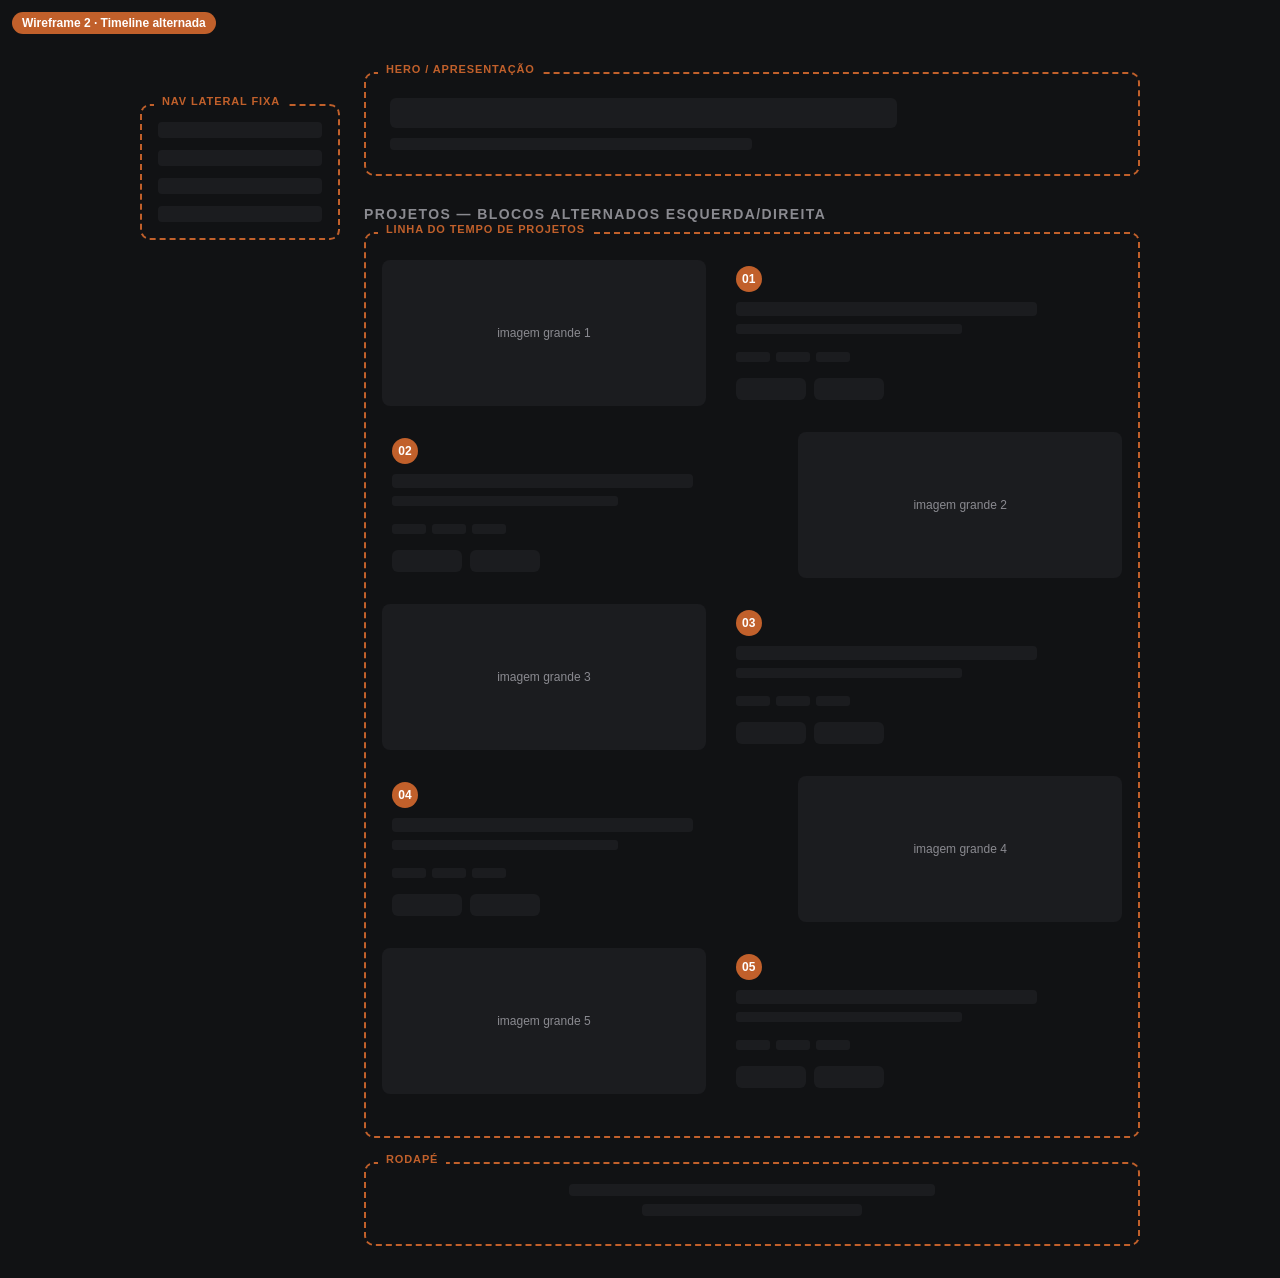
<file: wireframes/wireframe-2-timeline.html>
<!DOCTYPE html>
<html lang="pt-BR">
<head>
<meta charset="UTF-8">
<title>Wireframe 2 — Timeline alternada</title>
<style>
  :root{ --bg:#111214; --panel:#1b1c1f; --line:#C1602B; --text:#e8e8ea; --muted:#8a8a90; }
  *{box-sizing:border-box}
  body{margin:0;background:var(--bg);color:var(--text);font-family:"Segoe UI",Arial,sans-serif;padding:32px}
  .tag{position:fixed;top:12px;left:12px;background:#C1602B;color:#fff;font-size:12px;padding:4px 10px;border-radius:999px;font-weight:600;z-index:10}
  .wrap{max-width:1000px;margin:40px auto 0;display:flex;gap:24px}
  .sidebar{width:200px;flex-shrink:0;position:sticky;top:32px;align-self:flex-start}
  .box{border:2px dashed var(--line);border-radius:10px;padding:16px;position:relative}
  .lbl{position:absolute;top:-11px;left:12px;background:var(--bg);padding:0 8px;font-size:11px;letter-spacing:.08em;text-transform:uppercase;color:var(--line);font-weight:700}
  .navitem{width:100%;height:16px;background:var(--panel);border-radius:4px;margin-bottom:12px}
  .navitem:last-child{margin-bottom:0}
  .main{flex:1}
  .hero{margin-bottom:20px;padding:24px}
  .htitle{width:70%;height:30px;background:var(--panel);margin-bottom:10px;border-radius:6px}
  .hsub{width:50%;height:12px;background:var(--panel);border-radius:4px}
  .timeline{position:relative;padding-left:0;margin-top:10px}
  .titem{display:flex;gap:20px;align-items:stretch;margin-bottom:26px;position:relative}
  .titem.rev{flex-direction:row-reverse}
  .visual{width:45%;background:var(--panel);border-radius:8px;min-height:130px;display:flex;align-items:center;justify-content:center;color:var(--muted);font-size:12px}
  .info{width:55%;padding:6px 10px}
  .dot{position:absolute;left:50%;top:50%;transform:translate(-50%,-50%);width:10px;height:10px;border-radius:50%;background:var(--line)}
  .num{width:26px;height:26px;border-radius:50%;background:var(--line);display:flex;align-items:center;justify-content:center;font-size:12px;font-weight:700;color:#fff;margin-bottom:10px}
  .iline{width:80%;height:14px;background:var(--panel);border-radius:4px;margin-bottom:8px}
  .isub{width:60%;height:10px;background:var(--panel);border-radius:3px;margin-bottom:14px}
  .ctag{display:inline-block;width:34px;height:10px;background:var(--panel);border-radius:3px;margin-right:6px}
  .cta{display:flex;gap:8px;margin-top:12px}
  .btn{width:70px;height:22px;background:var(--panel);border-radius:6px}
  .footer{margin-top:24px;padding:20px;text-align:center}
  .fline{width:50%;height:12px;background:var(--panel);margin:0 auto 8px;border-radius:4px}
  h2{font-size:14px;color:var(--muted);text-transform:uppercase;letter-spacing:.1em;margin:30px 0 10px}
</style>
</head>
<body>
  <span class="tag">Wireframe 2 · Timeline alternada</span>
  <div class="wrap">

    <div class="sidebar box">
      <span class="lbl">Nav lateral fixa</span>
      <div class="navitem"></div>
      <div class="navitem"></div>
      <div class="navitem"></div>
      <div class="navitem"></div>
    </div>

    <div class="main">
      <div class="box hero">
        <span class="lbl">Hero / apresentação</span>
        <div class="htitle"></div>
        <div class="hsub"></div>
      </div>

      <h2>Projetos — blocos alternados esquerda/direita</h2>
      <div class="box">
        <span class="lbl">Linha do tempo de projetos</span>
        <div class="timeline">

          <div class="titem">
            <div class="visual">imagem grande 1</div>
            <div class="info">
              <div class="num">01</div>
              <div class="iline"></div>
              <div class="isub"></div>
              <span class="ctag"></span><span class="ctag"></span><span class="ctag"></span>
              <div class="cta"><div class="btn"></div><div class="btn"></div></div>
            </div>
          </div>

          <div class="titem rev">
            <div class="visual">imagem grande 2</div>
            <div class="info">
              <div class="num">02</div>
              <div class="iline"></div>
              <div class="isub"></div>
              <span class="ctag"></span><span class="ctag"></span><span class="ctag"></span>
              <div class="cta"><div class="btn"></div><div class="btn"></div></div>
            </div>
          </div>

          <div class="titem">
            <div class="visual">imagem grande 3</div>
            <div class="info">
              <div class="num">03</div>
              <div class="iline"></div>
              <div class="isub"></div>
              <span class="ctag"></span><span class="ctag"></span><span class="ctag"></span>
              <div class="cta"><div class="btn"></div><div class="btn"></div></div>
            </div>
          </div>

          <div class="titem rev">
            <div class="visual">imagem grande 4</div>
            <div class="info">
              <div class="num">04</div>
              <div class="iline"></div>
              <div class="isub"></div>
              <span class="ctag"></span><span class="ctag"></span><span class="ctag"></span>
              <div class="cta"><div class="btn"></div><div class="btn"></div></div>
            </div>
          </div>

          <div class="titem">
            <div class="visual">imagem grande 5</div>
            <div class="info">
              <div class="num">05</div>
              <div class="iline"></div>
              <div class="isub"></div>
              <span class="ctag"></span><span class="ctag"></span><span class="ctag"></span>
              <div class="cta"><div class="btn"></div><div class="btn"></div></div>
            </div>
          </div>

        </div>
      </div>

      <div class="box footer">
        <span class="lbl">Rodapé</span>
        <div class="fline"></div>
        <div class="fline" style="width:30%"></div>
      </div>
    </div>

  </div>
</body>
</html>
</file>
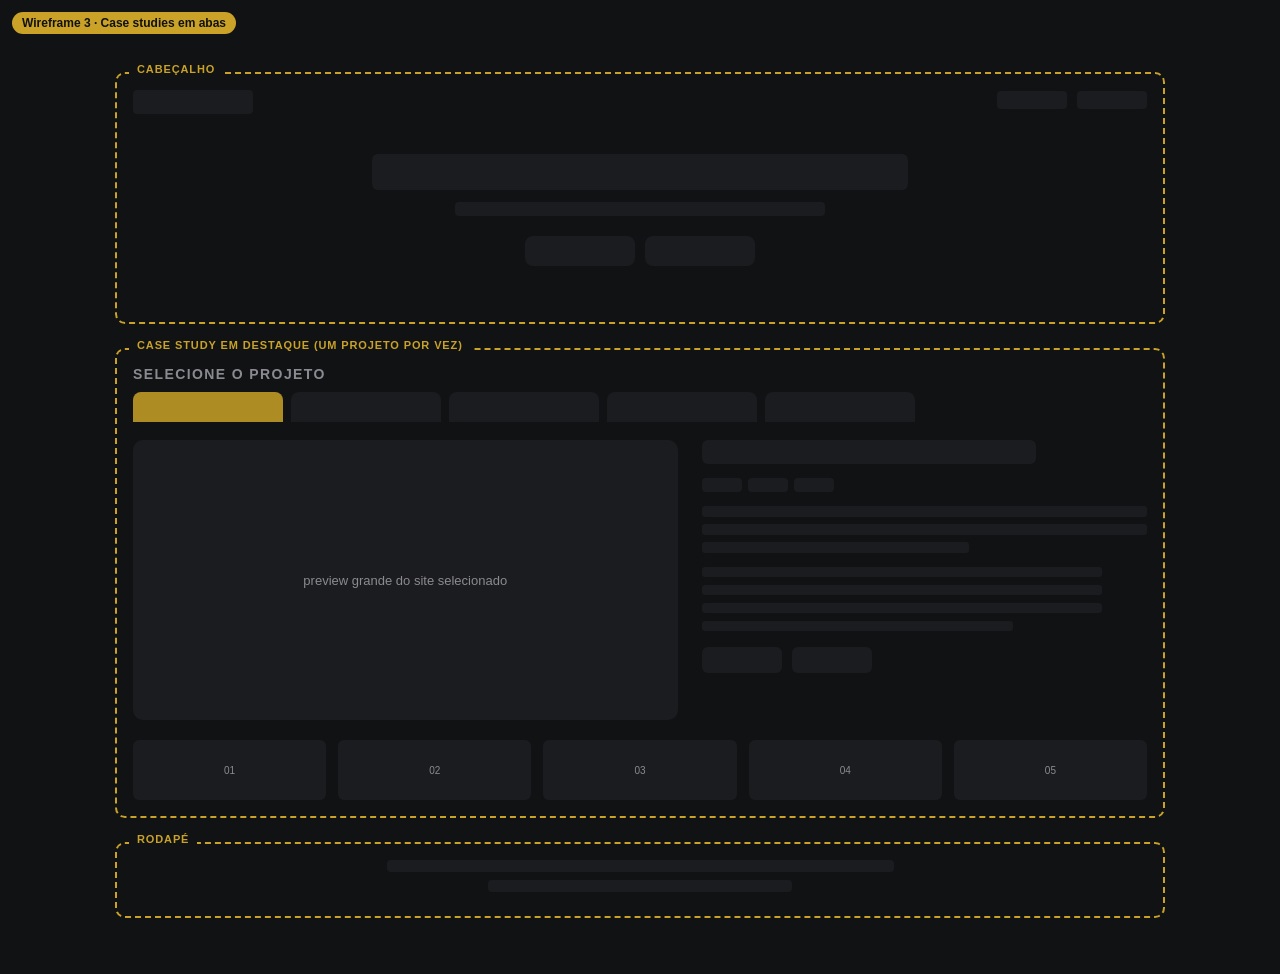
<file: wireframes/wireframe-3-abas.html>
<!DOCTYPE html>
<html lang="pt-BR">
<head>
<meta charset="UTF-8">
<title>Wireframe 3 — Case studies em abas</title>
<style>
  :root{ --bg:#111214; --panel:#1b1c1f; --line:#C9A227; --text:#e8e8ea; --muted:#8a8a90; }
  *{box-sizing:border-box}
  body{margin:0;background:var(--bg);color:var(--text);font-family:"Segoe UI",Arial,sans-serif;padding:32px}
  .tag{position:fixed;top:12px;left:12px;background:#C9A227;color:#111;font-size:12px;padding:4px 10px;border-radius:999px;font-weight:600;z-index:10}
  .wrap{max-width:1050px;margin:40px auto 0}
  .box{border:2px dashed var(--line);border-radius:10px;padding:16px;position:relative;margin-bottom:24px}
  .lbl{position:absolute;top:-11px;left:12px;background:var(--bg);padding:0 8px;font-size:11px;letter-spacing:.08em;text-transform:uppercase;color:var(--line);font-weight:700}
  .topbar{display:flex;justify-content:space-between;align-items:center}
  .logo{width:120px;height:24px;background:var(--panel);border-radius:4px}
  .navitem{width:70px;height:18px;background:var(--panel);border-radius:4px;display:inline-block;margin-left:10px}
  .hero{text-align:center;padding:40px 20px}
  .htitle{width:55%;height:36px;background:var(--panel);margin:0 auto 12px;border-radius:6px}
  .hsub{width:38%;height:14px;background:var(--panel);margin:0 auto 20px;border-radius:4px}
  .hbtns{display:flex;gap:10px;justify-content:center}
  .hbtn{width:110px;height:30px;background:var(--panel);border-radius:8px}
  h2{font-size:14px;color:var(--muted);text-transform:uppercase;letter-spacing:.1em;margin:0 0 10px}
  .tabs{display:flex;gap:8px;margin-bottom:18px;flex-wrap:wrap}
  .tabitem{width:150px;height:30px;background:var(--panel);border-radius:8px 8px 0 0}
  .tabitem.active{background:var(--line);opacity:.85}
  .stage{display:flex;gap:24px}
  .visual{width:55%;background:var(--panel);border-radius:10px;min-height:280px;display:flex;align-items:center;justify-content:center;color:var(--muted);font-size:13px}
  .details{width:45%}
  .dtitle{width:75%;height:24px;background:var(--panel);border-radius:6px;margin-bottom:10px}
  .dline{width:100%;height:11px;background:var(--panel);border-radius:3px;margin-bottom:7px}
  .dline.sm{width:60%}
  .dtags{display:flex;gap:6px;margin:14px 0}
  .dtag{width:40px;height:14px;background:var(--panel);border-radius:4px}
  .dlist{margin:14px 0}
  .ditem{width:90%;height:10px;background:var(--panel);border-radius:3px;margin-bottom:8px}
  .cta{display:flex;gap:10px;margin-top:16px}
  .btn{width:80px;height:26px;background:var(--panel);border-radius:6px}
  .thumbrow{display:flex;gap:12px;margin-top:20px}
  .thumb{flex:1;height:60px;background:var(--panel);border-radius:6px;display:flex;align-items:center;justify-content:center;font-size:10px;color:var(--muted)}
  .footer{text-align:center;padding:16px}
  .fline{width:50%;height:12px;background:var(--panel);margin:0 auto 8px;border-radius:4px}
</style>
</head>
<body>
  <span class="tag">Wireframe 3 · Case studies em abas</span>
  <div class="wrap">

    <div class="box">
      <span class="lbl">Cabeçalho</span>
      <div class="topbar">
        <div class="logo"></div>
        <div>
          <div class="navitem"></div><div class="navitem"></div>
        </div>
      </div>
      <div class="hero">
        <div class="htitle"></div>
        <div class="hsub"></div>
        <div class="hbtns"><div class="hbtn"></div><div class="hbtn"></div></div>
      </div>
    </div>

    <div class="box">
      <span class="lbl">Case study em destaque (um projeto por vez)</span>
      <h2>Selecione o projeto</h2>
      <div class="tabs">
        <div class="tabitem active"></div>
        <div class="tabitem"></div>
        <div class="tabitem"></div>
        <div class="tabitem"></div>
        <div class="tabitem"></div>
      </div>
      <div class="stage">
        <div class="visual">preview grande do site selecionado</div>
        <div class="details">
          <div class="dtitle"></div>
          <div class="dtags"><div class="dtag"></div><div class="dtag"></div><div class="dtag"></div></div>
          <div class="dline"></div>
          <div class="dline"></div>
          <div class="dline sm"></div>
          <div class="dlist">
            <div class="ditem"></div>
            <div class="ditem"></div>
            <div class="ditem"></div>
            <div class="ditem" style="width:70%"></div>
          </div>
          <div class="cta"><div class="btn"></div><div class="btn"></div></div>
        </div>
      </div>
      <div class="thumbrow">
        <div class="thumb">01</div>
        <div class="thumb">02</div>
        <div class="thumb">03</div>
        <div class="thumb">04</div>
        <div class="thumb">05</div>
      </div>
    </div>

    <div class="box footer">
      <span class="lbl">Rodapé</span>
      <div class="fline"></div>
      <div class="fline" style="width:30%"></div>
    </div>

  </div>
</body>
</html>
</file>
<file: styles.css>
/* ==========================================================================
   Portfólio — Bryan Eduardo Gouvea

   Uma tela por seção, do tamanho da janela. A abertura põe o nome no
   centro e uma informação em cada canto; cada projeto divide a tela em
   duas colunas — o texto lê primeiro, o print grande fica à direita; o
   fechamento junta contato e o índice dos projetos.

   A página é uma moldura neutra: quem tem cor são os projetos. Cada um
   recebe a sua pela variável --cor, definida no HTML.
   ========================================================================== */

:root {
  /* tons de papel e tinta — modo escuro */
  --papel:      #131316;
  --superficie: #1B1B20;
  --tinta:      #EDECEA;
  --tinta-meia: #A9A7AE;
  --tinta-fraca:#7C7A82;
  --linha:      #2C2C33;
  --linha-forte:#3D3D46;

  /* tipografia */
  --display: "Bricolage Grotesque", Georgia, serif;
  --corpo:   "Instrument Sans", system-ui, -apple-system, "Segoe UI", sans-serif;
  --mono:    "IBM Plex Mono", ui-monospace, Consolas, monospace;

  /* respiro das bordas da tela */
  --margem: clamp(1.5rem, 4vw, 3.5rem);
}

/* O tema escuro é o padrão. O botão no canto troca para os tons claros
   abaixo, colocando data-tema="claro" no <html>. */
:root[data-tema="claro"] {
  --papel:      #F4F3F0;
  --superficie: #FFFFFF;
  --tinta:      #17171A;
  --tinta-meia: #5F5E63;
  --tinta-fraca:#8B8A90;
  --linha:      #E2E0DB;
  --linha-forte:#CFCCC5;
}

* { box-sizing: border-box; }

html {
  scroll-behavior: smooth;
  /* a rolagem "encaixa" no começo de cada tela. "proximity" em vez de
     "mandatory" para não prender quem quer rolar pouco */
  scroll-snap-type: y proximity;
}

body {
  margin: 0;
  background: var(--papel);
  color: var(--tinta);
  font-family: var(--corpo);
  font-size: 1rem;
  line-height: 1.6;
  -webkit-font-smoothing: antialiased;
}

@media (prefers-reduced-motion: reduce) {
  html { scroll-behavior: auto; scroll-snap-type: none; }
  * { transition: none !important; animation: none !important; }
}

a { color: inherit; }

a:focus-visible,
button:focus-visible {
  outline: 2px solid currentColor;
  outline-offset: 3px;
  border-radius: 4px;
}

/* Atalho que só aparece para quem navega pelo teclado */
.pular {
  position: absolute;
  left: -999px;
  top: 0;
  z-index: 50;
  background: var(--superficie);
  border: 1px solid var(--linha-forte);
  border-radius: 4px;
  padding: 0.6rem 1rem;
  font-size: 0.85rem;
  text-decoration: none;
}

.pular:focus { left: 1rem; top: 1rem; }

/* ==========================================================================
   Elementos fixos: o botão de tema e a trilha de números
   ========================================================================== */

.troca-tema {
  position: fixed;
  top: var(--margem);
  right: var(--margem);
  z-index: 20;
  display: inline-flex;
  align-items: center;
  gap: 0.5rem;
  font-family: var(--mono);
  font-size: 0.7rem;
  letter-spacing: 0.12em;
  text-transform: uppercase;
  color: var(--tinta-meia);
  background: var(--superficie);
  border: 1px solid var(--linha-forte);
  border-radius: 999px;
  padding: 0.45rem 0.9rem;
  cursor: pointer;
  transition: color 0.15s ease, border-color 0.15s ease;
}

.troca-tema:hover { color: var(--tinta); border-color: var(--tinta-meia); }
.troca-tema-icone { font-size: 0.88rem; line-height: 1; }

/* a coluna de números na borda direita, no meio da altura */
.trilha {
  position: fixed;
  right: var(--margem);
  top: 50%;
  transform: translateY(-50%);
  z-index: 20;
}

.trilha ol {
  list-style: none;
  margin: 0;
  padding: 0;
  display: flex;
  flex-direction: column;
  gap: 0.9rem;
}

.trilha a {
  display: block;
  font-family: var(--mono);
  font-size: 0.68rem;
  letter-spacing: 0.06em;
  color: var(--tinta-fraca);
  text-decoration: none;
  padding-right: 0.85rem;
  border-right: 2px solid transparent;
  transition: color 0.18s ease, border-color 0.18s ease;
}

.trilha a:hover { color: var(--tinta); }

/* o número marcado é o projeto que está na tela — o script.js põe .ativo */
.trilha a.ativo {
  color: var(--cor);
  border-right-color: var(--cor);
}

/* ==========================================================================
   A tela
   ========================================================================== */

.tela {
  min-height: 100vh;
  min-height: 100dvh;
  scroll-snap-align: start;
  padding: var(--margem);
  /* deixa espaço à direita para a trilha de números não cobrir nada */
  padding-right: calc(var(--margem) + 2.5rem);
}

/* ==========================================================================
   Peças de texto que se repetem
   ========================================================================== */

.etiqueta {
  font-family: var(--mono);
  font-size: 0.7rem;
  letter-spacing: 0.14em;
  text-transform: uppercase;
  color: var(--tinta-fraca);
  margin: 0;
}

.tipo {
  font-family: var(--mono);
  font-size: 0.7rem;
  letter-spacing: 0.1em;
  text-transform: uppercase;
  color: var(--tinta-fraca);
  margin: 0.3rem 0 0;
}

.tags {
  display: flex;
  flex-wrap: wrap;
  gap: 0.35rem;
  list-style: none;
  padding: 0;
  margin: 1rem 0 0;
}

.tags li {
  font-family: var(--mono);
  font-size: 0.66rem;
  color: var(--tinta-meia);
  background: var(--superficie);
  border: 1px solid var(--linha);
  border-radius: 3px;
  padding: 0.15rem 0.42rem;
}

.itens { list-style: none; padding: 0; margin: 1rem 0 0; }

.itens li {
  position: relative;
  padding-left: 1.4rem;
  margin-bottom: 0.4rem;
  color: var(--tinta-meia);
  font-size: 0.93rem;
}

/* o marcador da lista usa a cor do projeto */
.itens li::before {
  content: "";
  position: absolute;
  left: 0;
  top: 0.62em;
  width: 0.5rem;
  height: 1px;
  background: var(--cor);
}

.acoes {
  display: flex;
  flex-wrap: wrap;
  gap: 0.5rem;
  margin-top: 1.5rem;
}

.btn {
  display: inline-block;
  font-family: var(--corpo);
  font-size: 0.86rem;
  font-weight: 500;
  text-decoration: none;
  padding: 0.55rem 1.05rem;
  border-radius: 6px;
  border: 1px solid var(--linha-forte);
  color: var(--tinta);
  background: var(--superficie);
  cursor: pointer;
  line-height: 1.3;
  transition: border-color 0.15s ease, transform 0.15s ease;
}

.btn:hover { border-color: var(--cor, var(--tinta-meia)); transform: translateY(-1px); }

.btn-forte { background: var(--cor); border-color: var(--cor); color: #fff; }
.btn-forte:hover { filter: brightness(1.08); }

/* ==========================================================================
   Abertura — nome no meio, uma informação em cada canto
   ========================================================================== */

.tela--abertura {
  display: grid;
  grid-template-columns: 1fr auto 1fr;
  grid-template-rows: auto 1fr auto;
  grid-template-areas:
    "ce   .    cd"
    "meio meio meio"
    "be   .    bd";
  gap: 1.5rem;
}

.canto { min-width: 0; margin: 0; }
.canto--ce { grid-area: ce; align-self: start; justify-self: start; }
.canto--be { grid-area: be; align-self: end; justify-self: start; }
.canto--bd { grid-area: bd; align-self: end; justify-self: end; }

.meio {
  grid-area: meio;
  justify-self: center;
  align-self: center;
  display: flex;
  flex-direction: column;
  align-items: center;
  gap: 1.75rem;
  min-height: 0;
  max-width: 100%;
}

.foto {
  width: 6.5rem;
  height: 6.5rem;
  border-radius: 50%;
  object-fit: cover;
  /* o rosto fica na parte de cima da foto; sem isto o corte pega o peito */
  object-position: center 20%;
  border: 2px solid var(--linha-forte);
}

.tela--abertura h1 {
  font-family: var(--display);
  font-weight: 800;
  font-size: clamp(3.5rem, 11vw, 9rem);
  line-height: 0.88;
  letter-spacing: -0.045em;
  text-align: center;
  margin: 0;
}

.apresentacao {
  max-width: 24rem;
  font-size: 0.95rem;
  color: var(--tinta-meia);
  margin: 0;
}

.dica {
  font-family: var(--mono);
  font-size: 0.7rem;
  letter-spacing: 0.14em;
  text-transform: uppercase;
  color: var(--tinta-fraca);
  margin: 0;
}

.dica span { display: inline-block; animation: descer 2s ease-in-out infinite; }

@keyframes descer {
  0%, 100% { transform: translateY(0); }
  50%      { transform: translateY(4px); }
}

/* ==========================================================================
   Tela de projeto — coluna de texto à esquerda, print à direita
   ========================================================================== */

.tela--projeto {
  display: grid;
  grid-template-columns: minmax(0, 23rem) minmax(0, 1fr);
  align-items: center;
  gap: 3.5rem;
}

.coluna { min-width: 0; }

.num {
  font-family: var(--display);
  font-weight: 800;
  font-size: clamp(2.5rem, 5vw, 4rem);
  line-height: 0.85;
  letter-spacing: -0.05em;
  color: var(--cor);
  margin: 0 0 0.75rem;
}

.tela--projeto h2 {
  font-family: var(--display);
  font-weight: 700;
  font-size: clamp(1.8rem, 3vw, 2.5rem);
  line-height: 1.05;
  letter-spacing: -0.025em;
  margin: 0;
}

.resumo {
  font-size: 0.97rem;
  color: var(--tinta-meia);
  margin: 1.25rem 0 0;
}

/* O print: ocupa a coluna da direita, mas nunca mais alto que a tela.
   Como a proporção é 1280x800 (1,6), a largura que cabe numa dada
   altura é essa altura vezes 1,6 — daí o cálculo abaixo. */
.quadro {
  display: block;
  width: 100%;
  max-width: calc((100vh - 2 * var(--margem)) * 1.6);
  margin-inline: auto;
  border: 1px solid var(--linha-forte);
  border-radius: 12px;
  overflow: hidden;
  background: var(--superficie);
  box-shadow: 0 30px 80px -30px rgba(0, 0, 0, 0.6);
  transition: transform 0.35s ease, border-color 0.35s ease;
}

.quadro:hover { transform: translateY(-6px); border-color: var(--cor); }

.quadro img {
  display: block;
  width: 100%;
  height: auto;
  /* reserva o espaço antes da imagem carregar, para o layout não pular */
  aspect-ratio: 1280 / 800;
}

/* ==========================================================================
   Fechamento — contato e índice dos projetos
   ========================================================================== */

.tela--fim {
  display: flex;
  flex-direction: column;
  justify-content: center;
  gap: 2.5rem;
}

.fim-topo {
  display: flex;
  align-items: flex-end;
  justify-content: space-between;
  flex-wrap: wrap;
  gap: 1.5rem;
}

.tela--fim h2 {
  font-family: var(--display);
  font-weight: 800;
  font-size: clamp(2.5rem, 7vw, 5.5rem);
  line-height: 0.9;
  letter-spacing: -0.04em;
  margin: 0;
}

.fim-links { display: flex; flex-direction: column; gap: 0.5rem; align-items: flex-end; }

.contato-link {
  font-family: var(--mono);
  font-size: 0.82rem;
  text-decoration: none;
  color: var(--tinta-meia);
  border-bottom: 1px solid var(--linha-forte);
  padding-bottom: 2px;
  transition: color 0.15s ease, border-color 0.15s ease;
}

.contato-link:hover { color: var(--tinta); border-color: currentColor; }

.indice {
  list-style: none;
  margin: 0;
  padding: 0;
  display: flex;
  flex-direction: column;
}

.indice a {
  display: flex;
  align-items: baseline;
  gap: 1rem;
  padding: 0.55rem 0;
  text-decoration: none;
  font-family: var(--display);
  font-weight: 700;
  font-size: clamp(1.1rem, 2vw, 1.6rem);
  letter-spacing: -0.02em;
  border-top: 1px solid var(--linha);
  transition: color 0.18s ease, padding-left 0.18s ease;
}

.indice li:last-child a { border-bottom: 1px solid var(--linha); }

.indice a:hover { color: var(--cor); padding-left: 0.5rem; }

.indice span {
  font-family: var(--mono);
  font-size: 0.7rem;
  font-weight: 400;
  color: var(--tinta-fraca);
}

.indice a:hover span { color: var(--cor); }

.fim-pe {
  display: flex;
  align-items: flex-end;
  justify-content: space-between;
  flex-wrap: wrap;
  gap: 1.5rem;
}

.nota {
  max-width: 34rem;
  font-size: 0.82rem;
  color: var(--tinta-fraca);
  margin: 0;
}

.nota code {
  font-family: var(--mono);
  font-size: 0.85em;
  background: var(--superficie);
  border: 1px solid var(--linha);
  border-radius: 3px;
  padding: 0.08em 0.32em;
}

/* ==========================================================================
   Detalhe do projeto — o <dialog> que abre no centro
   ========================================================================== */

.detalhe {
  width: min(44rem, calc(100vw - 2rem));
  max-height: calc(100vh - 2rem);
  padding: 0;
  border: 1px solid var(--linha-forte);
  border-radius: 14px;
  background: var(--superficie);
  color: var(--tinta);
  overflow: hidden;
  animation: aparecer 0.2s ease-out;
}

.detalhe::backdrop { background: rgba(0, 0, 0, 0.6); backdrop-filter: blur(3px); }

@keyframes aparecer {
  from { opacity: 0; transform: scale(0.97); }
  to   { opacity: 1; transform: scale(1); }
}

.detalhe form { position: absolute; top: 0.75rem; right: 0.75rem; margin: 0; z-index: 1; }

.fechar {
  width: 2.25rem;
  height: 2.25rem;
  border-radius: 50%;
  border: none;
  background: rgba(0, 0, 0, 0.55);
  color: #fff;
  font-size: 1.4rem;
  line-height: 1;
  cursor: pointer;
}

.fechar:hover { background: rgba(0, 0, 0, 0.8); }

.detalhe-capa {
  display: block;
  width: 100%;
  height: auto;
  aspect-ratio: 16 / 8;
  object-fit: cover;
  object-position: top center;
}

.detalhe-corpo {
  padding: 1.5rem 1.75rem 1.75rem;
  overflow-y: auto;
  max-height: calc(100vh - 2rem - 22rem);
}

.detalhe-corpo .tipo { margin: 0; }

.detalhe-corpo h2 {
  font-family: var(--display);
  font-weight: 700;
  font-size: 1.9rem;
  line-height: 1.05;
  letter-spacing: -0.025em;
  margin: 0.3rem 0 0;
}

.detalhe-corpo .resumo { font-size: 1rem; color: var(--tinta); }

/* ==========================================================================
   Celular — tudo vira uma coluna só
   ========================================================================== */

@media (max-width: 52rem) {
  html { scroll-snap-type: none; }

  .trilha { display: none; }

  .troca-tema { padding: 0.4rem 0.55rem; gap: 0; }
  .troca-tema span:last-child { display: none; }

  .tela {
    min-height: auto;
    padding: var(--margem) 1.25rem;
    border-bottom: 1px solid var(--linha);
  }

  /* a abertura empilha: etiqueta, foto e nome, texto, dica */
  .tela--abertura {
    grid-template-columns: 1fr;
    grid-template-rows: auto;
    grid-template-areas: "ce" "meio" "be" "bd";
    padding-top: calc(var(--margem) + 3rem);
  }

  .canto--bd { justify-self: start; }
  .meio { padding: 2rem 0; }
  .foto { width: 5rem; height: 5rem; }

  /* o projeto perde a segunda coluna: texto em cima, print embaixo */
  .tela--projeto {
    grid-template-columns: 1fr;
    gap: 1.75rem;
  }

  .acoes { width: 100%; }
  .acoes .btn { flex: 1 1 auto; text-align: center; }

  .fim-topo, .fim-pe { flex-direction: column; align-items: flex-start; }
  .fim-links { align-items: flex-start; }

  .detalhe { max-height: calc(100vh - 1rem); overflow-y: auto; }
  .detalhe-corpo { padding: 1.25rem; max-height: none; }
}
</file>
